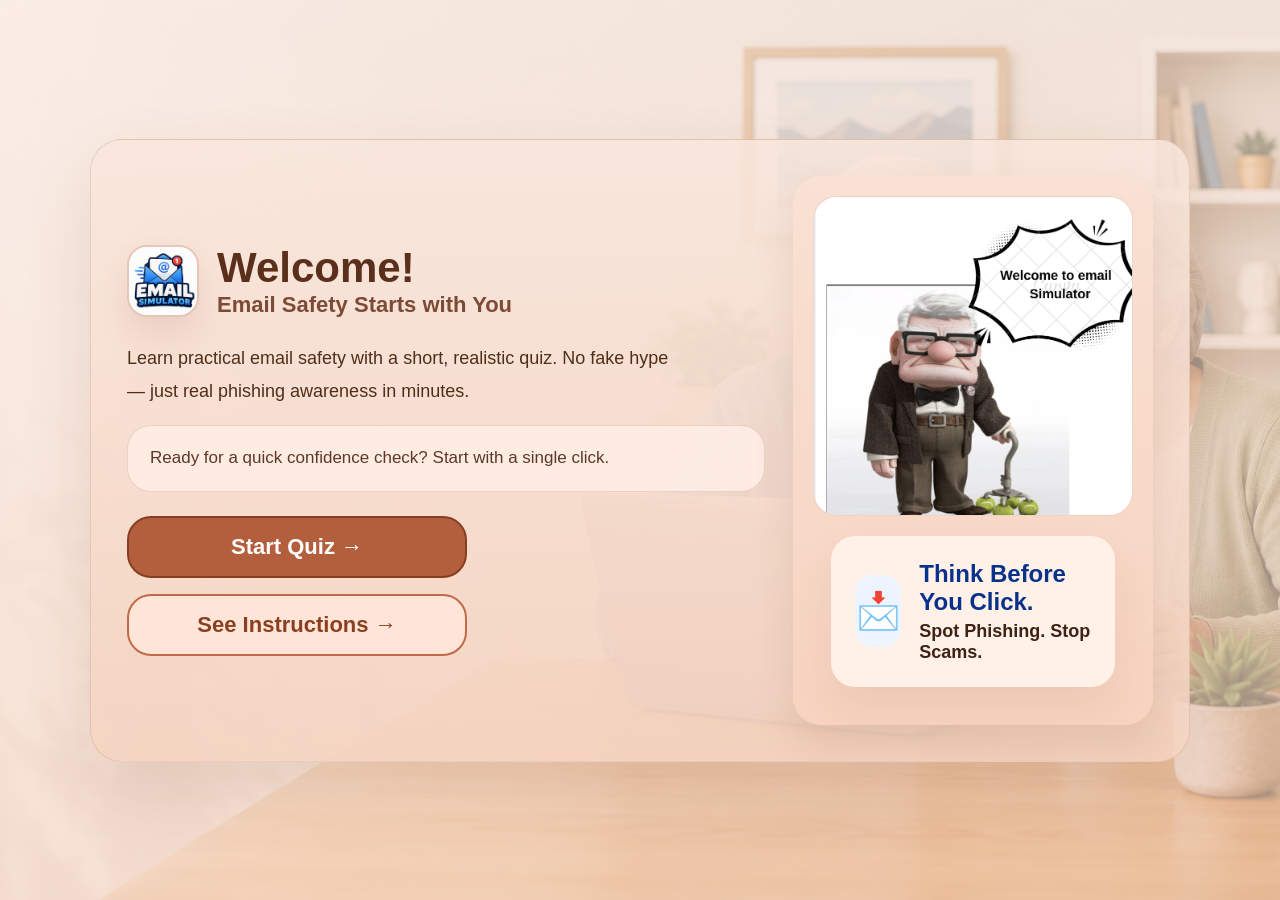
<file: Week-2-Prototype-Start/prototype-v1.html>
<!DOCTYPE html>
<html lang="en">
<head>
  <meta charset="UTF-8" />
  <meta name="viewport" content="width=device-width, initial-scale=1.0"/>
  <title>Phishing Awareness Game</title>

  <!-- CSS File -->
  <link rel="stylesheet" href="prototype-v1.css"/>
</head>

<body>

  <div class="container">

    <div class="left-section">

      <div class="logo-area">
        <img class="logo-icon" src="logo.png" alt="Phishing awareness game logo" />

        <div>
          <h1>Welcome!</h1>
          <h2>Email Safety Starts with You</h2>
        </div>
      </div>

      <p class="description">
        Learn practical email safety with a short, realistic quiz.
        No  fake hype — just real phishing awareness in minutes.
      </p>

      <div class="callout">
        <p>Ready for a quick confidence check? Start with a single click.</p>
      </div>

      <div class="button-row">
        <button class="start-btn">Start Quiz →</button>
        <a class="secondary-btn" href="instruction.html" target="_blank">See Instructions →</a>
      </div>

    </div>


    <div class="right-section">

      <div class="right-image">
        <video class="right-video" autoplay muted loop playsinline poster="welcone.png">
          <source src="phishing.mp4" type="video/mp4" />
          Your browser does not support the video element.
        </video>
      </div>

      <div class="quote-box">
        <div class="quote-icon">📩</div>

        <div>
          <h4>Think Before You Click.</h4>
          <p>Spot Phishing. Stop Scams.</p>
        </div>
      </div>

    </div>

  </div>

</body>
</html>
</file>
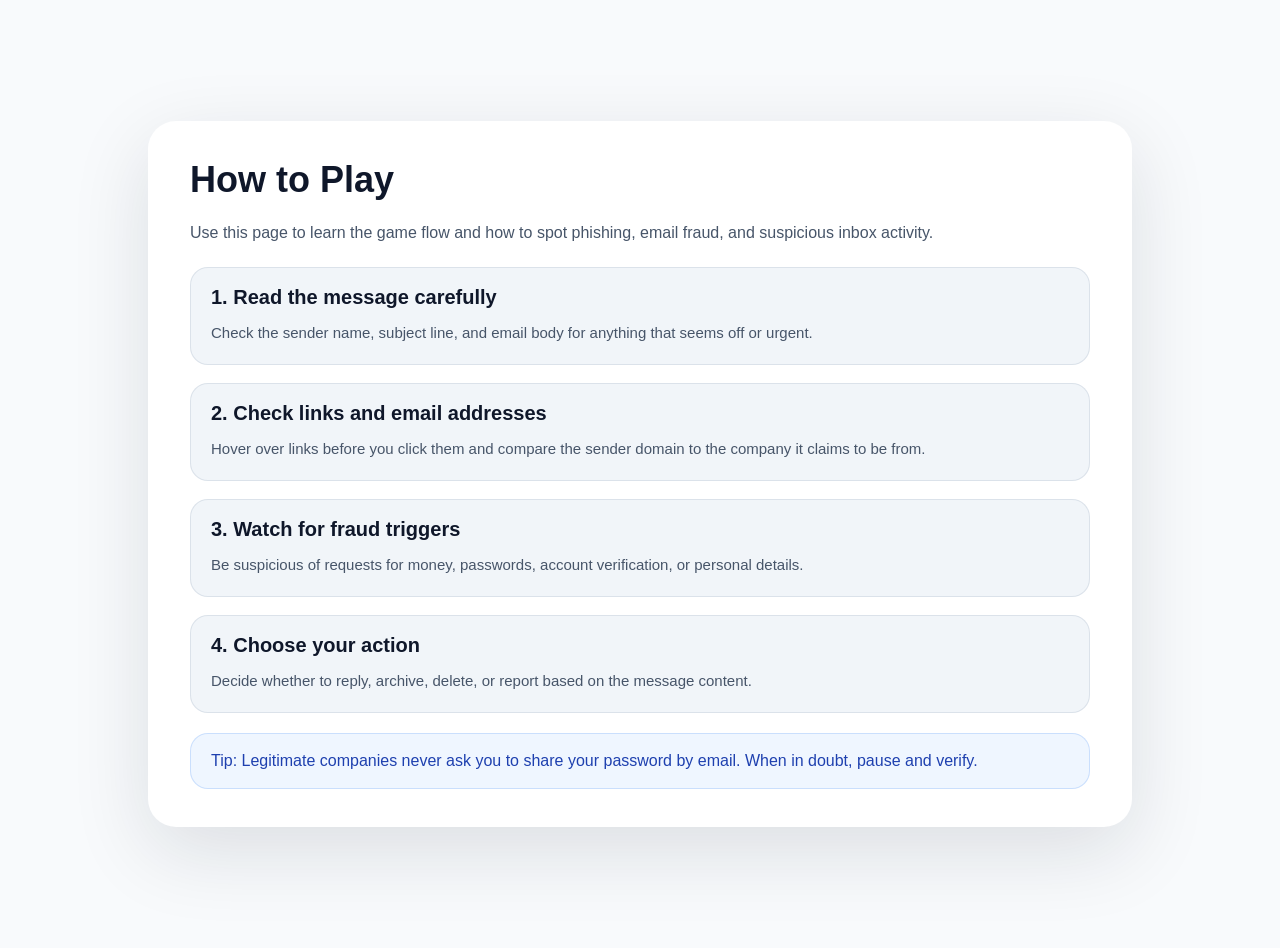
<file: Week-2-Prototype-Start/harman_welcome_Design/howto.html>
<!DOCTYPE html>
<html>
<head>
    <title>How to Play - Email Simulator</title>
    <style>
        body {
            margin: 0;
            font-family: Arial, sans-serif;
            background: #f8fafc;
            color: #0f172a;
            min-height: 100vh;
            display: flex;
            justify-content: center;
            align-items: center;
            padding: 24px;
        }

        .panel {
            width: min(900px, 100%);
            background: white;
            border-radius: 28px;
            box-shadow: 0 24px 80px rgba(15, 23, 42, 0.12);
            padding: 38px 42px;
        }

        h1 {
            margin: 0 0 18px;
            font-size: 36px;
            color: #0f172a;
        }

        p {
            margin: 0 0 20px;
            line-height: 1.8;
            color: #475569;
            font-size: 16px;
        }

        .step {
            margin-bottom: 18px;
            padding: 18px 20px;
            background: #f1f5f9;
            border-radius: 18px;
            border: 1px solid rgba(148, 163, 184, 0.24);
        }

        .step h2 {
            margin: 0 0 10px;
            font-size: 20px;
            color: #0f172a;
        }

        .step p {
            margin: 0;
            font-size: 15px;
        }

        .note {
            margin-top: 20px;
            padding: 18px 20px;
            background: #eff6ff;
            border-radius: 18px;
            border: 1px solid rgba(59, 130, 246, 0.2);
            color: #1e40af;
        }

        @media (max-width: 760px) {
            .panel { padding: 28px 24px; }
            h1 { font-size: 30px; }
        }
    </style>
</head>
<body>
    <div class="panel">
        <h1>How to Play</h1>
        <p>Use this page to learn the game flow and how to spot phishing, email fraud, and suspicious inbox activity.</p>

        <div class="step">
            <h2>1. Read the message carefully</h2>
            <p>Check the sender name, subject line, and email body for anything that seems off or urgent.</p>
        </div>

        <div class="step">
            <h2>2. Check links and email addresses</h2>
            <p>Hover over links before you click them and compare the sender domain to the company it claims to be from.</p>
        </div>

        <div class="step">
            <h2>3. Watch for fraud triggers</h2>
            <p>Be suspicious of requests for money, passwords, account verification, or personal details.</p>
        </div>

        <div class="step">
            <h2>4. Choose your action</h2>
            <p>Decide whether to reply, archive, delete, or report based on the message content.</p>
        </div>

        <div class="note">
            Tip: Legitimate companies never ask you to share your password by email. When in doubt, pause and verify.
        </div>
    </div>
</body>
</html>
</file>
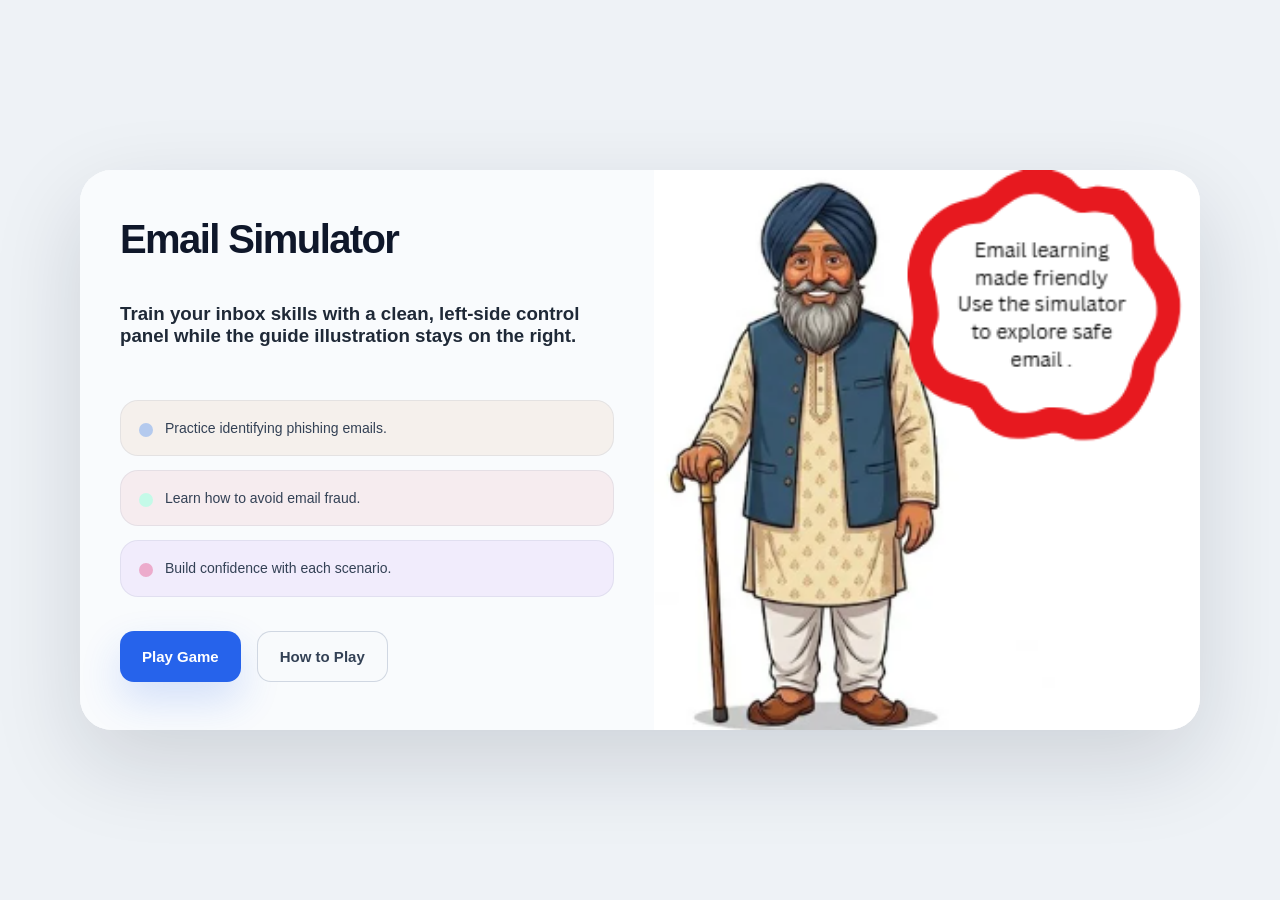
<file: Week-2-Prototype-Start/harman_welcome_Design/welcome.html>
﻿<!DOCTYPE html>
<html>
<head>
    <title>Email Simulator</title>
    <style>
        * { box-sizing: border-box; }
        body {
            margin: 0;
            font-family: Arial, sans-serif;
            background: #eef2f6;
            color: #1f2937;
            min-height: 100vh;
            display: flex;
            justify-content: center;
            align-items: center;
            padding: 24px;
        }

        .app-shell {
            width: min(1120px, 100%);
            background: #ffffff;
            border-radius: 32px;
            box-shadow: 0 32px 90px rgba(15, 23, 42, 0.14);
            display: grid;
            grid-template-columns: 1.05fr 1fr;
            overflow: hidden;
            min-height: 560px;
        }

        .left-panel {
            padding: 42px 40px;
            display: flex;
            flex-direction: column;
            justify-content: center;
            gap: 24px;
            background: #f9fbfd;
        }

        .left-panel h1 {
            margin: 0;
            font-size: 40px;
            line-height: 1.05;
            letter-spacing: -0.04em;
            color: #0f172a;
        }

        .left-panel p {
            margin: 0;
            color: #475569;
            font-size: 16px;
            line-height: 1.8;
            max-width: 520px;
        }

        .feature-list {
            display: grid;
            gap: 14px;
            margin-top: 10px;
        }

        .feature {
            display: flex;
            gap: 12px;
            padding: 16px 18px;
            border-radius: 18px;
            background: #ffffff;
            border: 1px solid rgba(148, 163, 184, 0.18);
        }

        .feature:nth-child(1) { background: rgba(201, 116, 48, 0.08); }
        .feature:nth-child(2) { background: rgba(218, 69, 82, 0.08); }
        .feature:nth-child(3) { background: rgba(157, 72, 236, 0.08); }

        .feature span {
            width: 14px;
            height: 14px;
            border-radius: 50%;
            margin-top: 6px;
        }

        .feature:nth-child(1) span { background: #b4caee; }
        .feature:nth-child(2) span { background: #c4fae8; }
        .feature:nth-child(3) span { background: #ecabcc; }

        .feature div {
            color: #334155;
            font-size: 14px;
            line-height: 1.6;
        }

        .actions {
            display: flex;
            flex-wrap: wrap;
            gap: 16px;
            margin-top: 10px;
        }

        .button {
            border: none;
            border-radius: 14px;
            padding: 16px 22px;
            font-size: 15px;
            font-weight: 700;
            cursor: pointer;
            transition: transform 0.2s ease, box-shadow 0.2s ease;
        }

        .button.primary {
            background: #2663eb;
            color: white;
            box-shadow: 0 18px 40px rgba(38, 99, 235, 0.18);
        }

        .button.secondary {
            background: #f8fafc;
            color: #334155;
            border: 1px solid rgba(148, 163, 184, 0.4);
        }

        .button:hover {
            transform: translateY(-2px);
        }

        .info-box {
            padding: 20px;
            border-radius: 18px;
            background: rgba(255,255,255,0.92);
            border: 1px solid rgba(148, 163, 184, 0.2);
            color: #334155;
            line-height: 1.7;
            font-size: 14px;
        }

        .right-panel {
            background: url('final logo2.png') center center / cover no-repeat;
            min-height: 60%;
        }

        @media (max-width: 900px) {
            .app-shell { grid-template-columns: 1fr; min-height: auto; }
            .right-panel { min-height: 320px; background-position: center; }
            .hero-caption { position: static; margin: 0 auto; max-width: 90%; }
        }

        @media (max-width: 560px) {
            .left-panel { padding: 28px 22px; }
            .app-shell { border-radius: 24px; }
        }
    </style>
</head>
<body>
    <section class="app-shell">
        <div class="left-panel">
            <h1>Email Simulator</h1>
            <h3>Train your inbox skills with a clean, left-side control panel while the guide illustration stays on the right.</h3>

            <div class="feature-list">
                <div class="feature"><span></span><div>Practice identifying phishing emails.</div></div>
                <div class="feature"><span></span><div>Learn how to avoid email fraud.</div></div>
                <div class="feature"><span></span><div>Build confidence with each scenario.</div></div>
            </div>

            <div class="actions">
                <button class="button primary" onclick="startGame()">Play Game</button>
                <button class="button secondary" onclick="openHowTo()">How to Play</button>
            </div>

            <div id="info" class="info-box" style="display: none;">
                • Read every message closely.
                <br>
                • Check sender details and links.
                <br>
                • Never share passwords by email.
            </div>
        </div>

        <div class="right-panel"></div>
    </section>

    <script>
        function openHowTo() {
            window.open('howto.html', '_blank');
        }

        function toggleInfo() {
            var box = document.getElementById('info');
            box.style.display = box.style.display === 'block' ? 'none' : 'block';
        }

        function startGame() {
            alert('Play Game clicked. Replace this with your game start logic.');
        }
    </script>
</body>
</html>
</file>
<file: Week-2-Prototype-Start/prototype-v1.css>
*{
    margin:0;
    padding:0;
    box-sizing:border-box;
    font-family:'Poppins', sans-serif;
}

html,
body{
    height:100%;
}

/* BODY */
body{
    min-height:100vh;
    display:flex;
    justify-content:center;
    align-items:center;
    padding:20px;
    background: linear-gradient(180deg, rgba(248,230,220,0.65), rgba(244,211,192,0.65)),
      url('./bg.png') center/cover fixed no-repeat;
    color:#3d2215;
}

/* MAIN CONTAINER */
.container{
    width:100%;
    max-width:1100px;
    background: linear-gradient(180deg, rgba(248,230,220,0.88), rgba(244,211,192,0.88));
    border-radius:32px;
    overflow:hidden;
    display:flex;
    flex-wrap:wrap;
    gap:28px;
    box-shadow:0 30px 70px rgba(110,55,35,0.12);
    border:1px solid rgba(168,96,69,0.18);
    color:#3d2215;
    padding:36px;
    align-items:center;
}

/* LEFT SECTION */
.left-section{
    flex:1 1 56%;
    min-width:320px;
    padding:0;
    display:block;
}

.right-section{
    flex:0 0 360px;
    min-width:300px;
    display:flex;
    flex-direction:column;
    justify-content:center;
}

/* LOGO AREA */
.logo-area{
    display:flex;
    align-items:center;
    gap:18px;
    margin-bottom:24px;
}

/* LOGO ICON */
.logo-icon{
    width:72px;
    height:72px;
    border-radius:20px;
    object-fit:cover;
    display:block;
    border:2px solid rgba(151, 84, 65, 0.2);
    box-shadow:0 16px 30px rgba(151, 84, 65, 0.12);
}

/* HEADINGS */
h1{
    font-size:42px;
    color:#5a2f1b;
}

h2{
    font-size:22px;
    color:#7c4a36;
    font-weight:600;
}

/* DESCRIPTION */
.description{
    font-size:18px;
    line-height:1.8;
    color:#4f2e1a;
    margin-bottom:18px;
    max-width:560px;
}

.description span{
    color:#9e4b2f;
    font-weight:700;
}

.callout{
    margin-bottom:24px;
    padding:18px 22px;
    border-radius:24px;
    background:rgba(255, 239, 231, 0.85);
    border:1px solid rgba(180, 104, 85, 0.22);
    color:#5c3828;
    font-size:17px;
    line-height:1.7;
}

.welcome-visual{
    margin-bottom:26px;
    border-radius:28px;
    overflow:hidden;
    box-shadow:0 24px 50px rgba(115, 62, 43, 0.12);
    min-height:320px;
    background:#fdf1eb;
    border:1px solid rgba(156, 85, 61, 0.16);
}

.welcome-visual video{
    width:100%;
    display:block;
    object-fit:cover;
    max-height:420px;
    height:auto;
}

/* FEATURE BOX */
.feature-box{
    display:flex;
    gap:18px;
    margin-bottom:18px;
    padding:16px 0;
    border-bottom:2px solid rgba(156, 85, 61, 0.18);
}

/* ICON */
.icon{
    min-width:70px;
    height:70px;
    border-radius:50%;
    background:#f7d9c6;
    color:#7d3f26;
    display:flex;
    justify-content:center;
    align-items:center;
    font-size:30px;
}

/* FEATURE TEXT */
.feature-box h3{
    font-size:22px;
    margin-bottom:4px;
}

.feature-box p{
    font-size:17px;
    color:#5a3927;
    line-height:1.6;
}

/* COLORS */
.green{
    color:#1d7d3f;
}

.blue{
    color:#2052d6;
}

.purple{
    color:#7b3fd1;
}

/* BUTTON */
.button-row{
    display:flex;
    flex-wrap:wrap;
    gap:16px;
    margin-top:18px;
}

.start-btn{
    background:#b35f3d;
    color:#fff;
    border:2px solid #883e22;
    padding:16px;
    border-radius:24px;
    font-size:22px;
    font-weight:700;
    cursor:pointer;
    width:100%;
    max-width:340px;
    transition:transform 0.25s ease, background 0.25s ease;
}

.secondary-btn{
    display:inline-flex;
    justify-content:center;
    align-items:center;
    background:#ffe5d8;
    color:#8b3f21;
    border:2px solid #c2694b;
    padding:16px;
    border-radius:24px;
    font-size:22px;
    font-weight:700;
    text-decoration:none;
    width:100%;
    max-width:340px;
    transition:transform 0.25s ease, background 0.25s ease;
}

.secondary-btn:hover{
    background:#ffd5c4;
    transform:translateY(-2px);
}

.start-btn:hover{
    transform:translateY(-3px);
    background:#8f4423;
}

.start-btn:focus-visible,
.secondary-btn:focus-visible{
    outline:3px solid #f1a07a;
    outline-offset:4px;
}

/* FOOTER */
.footer-text{
    margin-top:20px;
    font-size:18px;
    color:#5c3928;
}

/* RIGHT SECTION */
.right-section{
    display:block;
    width:100%;
    max-width:420px;
    border-radius:28px;
    overflow:hidden;
    background: linear-gradient(180deg, #f9e1d3, #f7d3c0);
    box-shadow:0 20px 40px rgba(115, 62, 43, 0.12);
    padding:20px;
}

.right-image{
    width:100%;
    border-radius:24px;
    overflow:hidden;
    background:#fff0e8;
    margin-bottom:20px;
    border:1px solid rgba(156, 85, 61, 0.18);
}

.right-image img,
.right-image video{
    width:100%;
    display:block;
    object-fit:cover;
    aspect-ratio:1 / 1;
    height:auto;
}

/* QUOTE BOX */
.quote-box{
    position:relative;
    bottom:auto;
    left:auto;
    right:auto;
    background:#fff1e7;
    border-radius:24px;
    padding:24px;
    display:flex;
    align-items:center;
    gap:18px;
    box-shadow:0 20px 40px rgba(115, 62, 43, 0.08);
    margin:18px;
    animation:none;
}

/* QUOTE ICON */
.quote-icon{
    width:72px;
    height:72px;
    background:#edf4ff;
    border-radius:18px;
    display:flex;
    justify-content:center;
    align-items:center;
    font-size:36px;
}

/* QUOTE TEXT */
.quote-box h4{
    font-size:24px;
    color:#08318b;
    margin-bottom:5px;
}

.quote-box p{
    font-size:18px;
    font-weight:600;
}

@keyframes blink {
    0%, 40%, 100% {
        opacity:1;
    }
    50%, 90% {
        opacity:0.2;
    }
}

/* RESPONSIVE */
@media(max-width:1100px){

    .container{
        flex-direction:column;
        height:auto;
        max-height:none;
    }

    .left-section,
    .right-section{
        width:100%;
    }

    .right-section{
        min-height:420px;
    }
}

@media(max-width:768px){

    body{
        padding:10px;
        overflow:auto;
    }

    .container{
        flex-direction:column;
        height:auto;
        max-height:none;
        padding:24px;
    }

    .left-section{
        padding:0;
    }

    h1{
        font-size:38px;
    }

    h2{
        font-size:20px;
    }

    .description{
        font-size:18px;
    }

    .feature-box h3{
        font-size:20px;
    }

    .feature-box p{
        font-size:16px;
    }

    .start-btn{
        font-size:20px;
    }

    .quote-box h4{
        font-size:24px;
    }

    .quote-box p{
        font-size:18px;
    }
}
</file>
